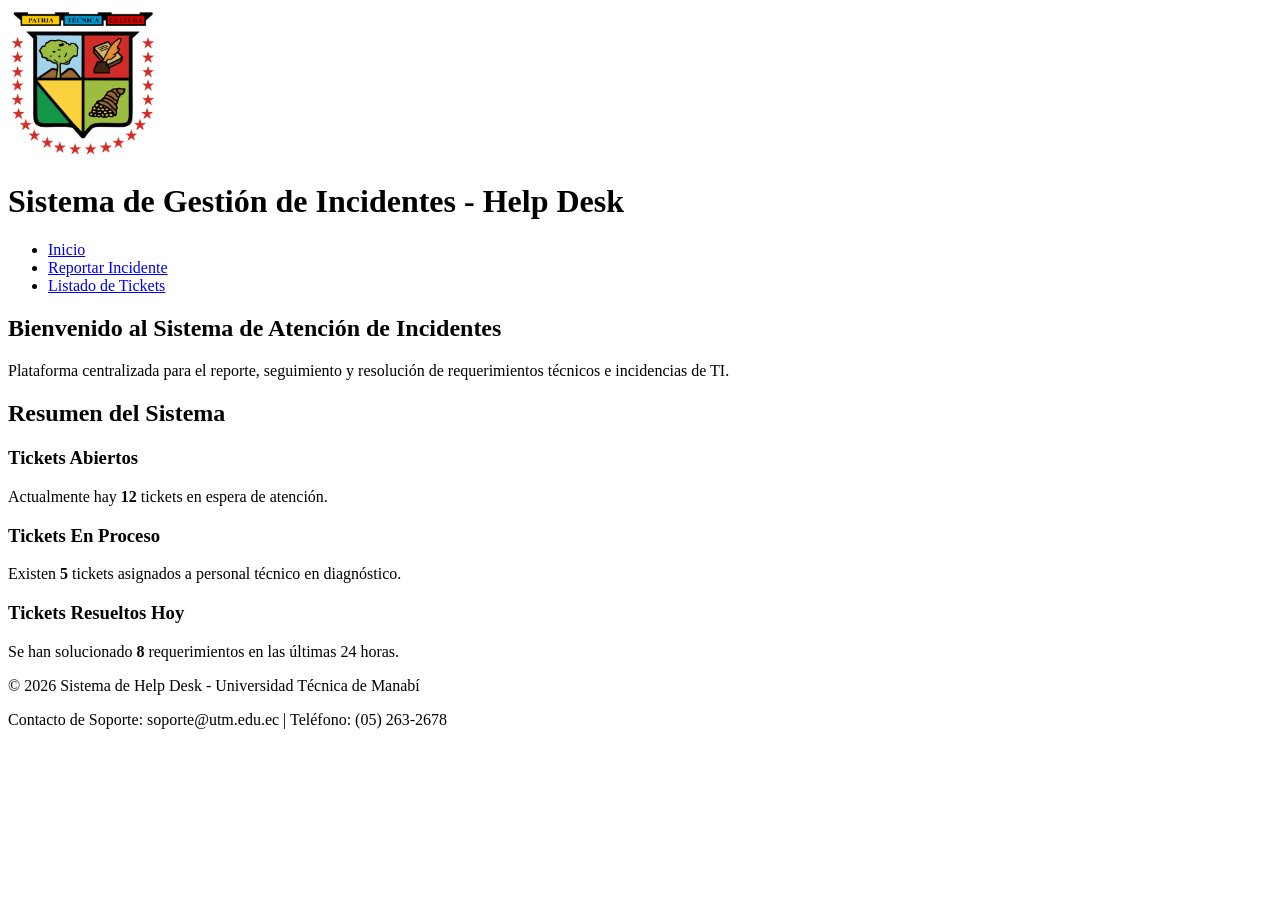
<file: index.html>
<!DOCTYPE html>
<html lang="es">
<head>
    <meta charset="UTF-8">
    <meta name="viewport" content="width=device-width, initial-scale=1.0">
    <title>Help Desk - Sistema de Gestión de Incidentes</title>
</head>
<body>

    <header>
        <img src="assets/img/logo.png" alt="Logo Help Desk Sistema de Soporte" width="150">
        <h1>Sistema de Gestión de Incidentes - Help Desk</h1>
    </header>

    <nav>
        <ul>
            <li><a href="index.html">Inicio</a></li>
            <li><a href="reportar.html">Reportar Incidente</a></li>
            <li><a href="tickets.html">Listado de Tickets</a></li>
        </ul>
    </nav>

    <main>
        <section>
            <h2>Bienvenido al Sistema de Atención de Incidentes</h2>
            <p>Plataforma centralizada para el reporte, seguimiento y resolución de requerimientos técnicos e incidencias de TI.</p>
        </section>

        <section>
            <h2>Resumen del Sistema</h2>
            
            <article>
                <h3>Tickets Abiertos</h3>
                <p>Actualmente hay <strong>12</strong> tickets en espera de atención.</p>
            </article>

            <article>
                <h3>Tickets En Proceso</h3>
                <p>Existen <strong>5</strong> tickets asignados a personal técnico en diagnóstico.</p>
            </article>

            <article>
                <h3>Tickets Resueltos Hoy</h3>
                <p>Se han solucionado <strong>8</strong> requerimientos en las últimas 24 horas.</p>
            </article>
        </section>
    </main>

    <footer>
        <p>&copy; 2026 Sistema de Help Desk - Universidad Técnica de Manabí</p>
        <p>Contacto de Soporte: soporte@utm.edu.ec | Teléfono: (05) 263-2678</p>
    </footer>

</body>
</html>
</file>
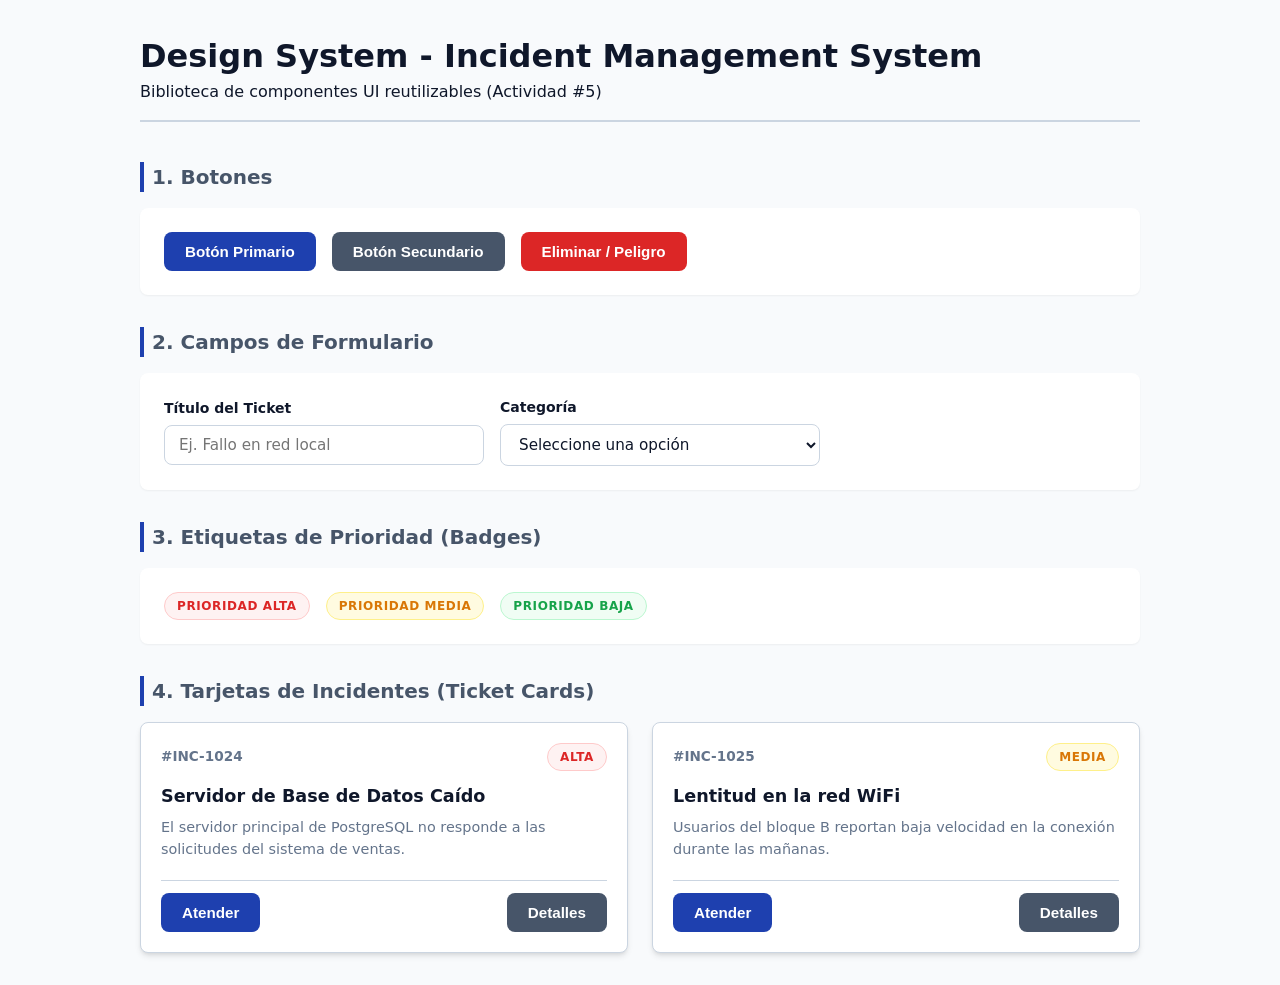
<file: ui-kit/index.html>
<!DOCTYPE html>
<html lang="es">
<head>
  <meta charset="UTF-8">
  <meta name="viewport" content="width=device-width, initial-scale=1.0">
  <title>UI Kit - Sistema de Gestión de Incidentes</title>
  <link rel="stylesheet" href="style.css">
</head>
<body>

  <main class="container">
    <header class="header">
      <h1>Design System - Incident Management System</h1>
      <p>Biblioteca de componentes UI reutilizables (Actividad #5)</p>
    </header>

    <!-- Sección 1: Botones -->
    <section>
      <h2 class="section-title">1. Botones</h2>
      <div class="component-group">
        <button class="btn btn-primary" type="button">Botón Primario</button>
        <button class="btn btn-secondary" type="button">Botón Secundario</button>
        <button class="btn btn-danger" type="button">Eliminar / Peligro</button>
      </div>
    </section>

    <!-- Sección 2: Formularios -->
    <section>
      <h2 class="section-title">2. Campos de Formulario</h2>
      <div class="component-group">
        <div class="form-group">
          <label for="ticket-title" class="form-label">Título del Ticket</label>
          <input type="text" id="ticket-title" class="form-input" placeholder="Ej. Fallo en red local">
        </div>

        <div class="form-group">
          <label for="ticket-category" class="form-label">Categoría</label>
          <select id="ticket-category" class="form-select">
            <option value="">Seleccione una opción</option>
            <option value="hardware">Hardware</option>
            <option value="software">Software</option>
            <option value="redes">Redes e Infraestructura</option>
          </select>
        </div>
      </div>
    </section>

    <!-- Sección 3: Alertas / Badges -->
    <section>
      <h2 class="section-title">3. Etiquetas de Prioridad (Badges)</h2>
      <div class="component-group">
        <span class="badge badge-alta">Prioridad Alta</span>
        <span class="badge badge-media">Prioridad Media</span>
        <span class="badge badge-baja">Prioridad Baja</span>
      </div>
    </section>

    <!-- Sección 4: Tarjetas (Cards) -->
    <section>
      <h2 class="section-title">4. Tarjetas de Incidentes (Ticket Cards)</h2>
      <div class="card-grid">
        
        <article class="ticket-card">
          <div>
            <div class="ticket-card__header">
              <span class="ticket-card__id">#INC-1024</span>
              <span class="badge badge-alta">Alta</span>
            </div>
            <h3 class="ticket-card__title">Servidor de Base de Datos Caído</h3>
            <p class="ticket-card__desc">
              El servidor principal de PostgreSQL no responde a las solicitudes del sistema de ventas.
            </p>
          </div>
          <div class="ticket-card__footer">
            <button class="btn btn-primary" type="button">Atender</button>
            <button class="btn btn-secondary" type="button">Detalles</button>
          </div>
        </article>

        <article class="ticket-card">
          <div>
            <div class="ticket-card__header">
              <span class="ticket-card__id">#INC-1025</span>
              <span class="badge badge-media">Media</span>
            </div>
            <h3 class="ticket-card__title">Lentitud en la red WiFi</h3>
            <p class="ticket-card__desc">
              Usuarios del bloque B reportan baja velocidad en la conexión durante las mañanas.
            </p>
          </div>
          <div class="ticket-card__footer">
            <button class="btn btn-primary" type="button">Atender</button>
            <button class="btn btn-secondary" type="button">Detalles</button>
          </div>
        </article>

      </div>
    </section>
  </main>

</body>
</html>
</file>
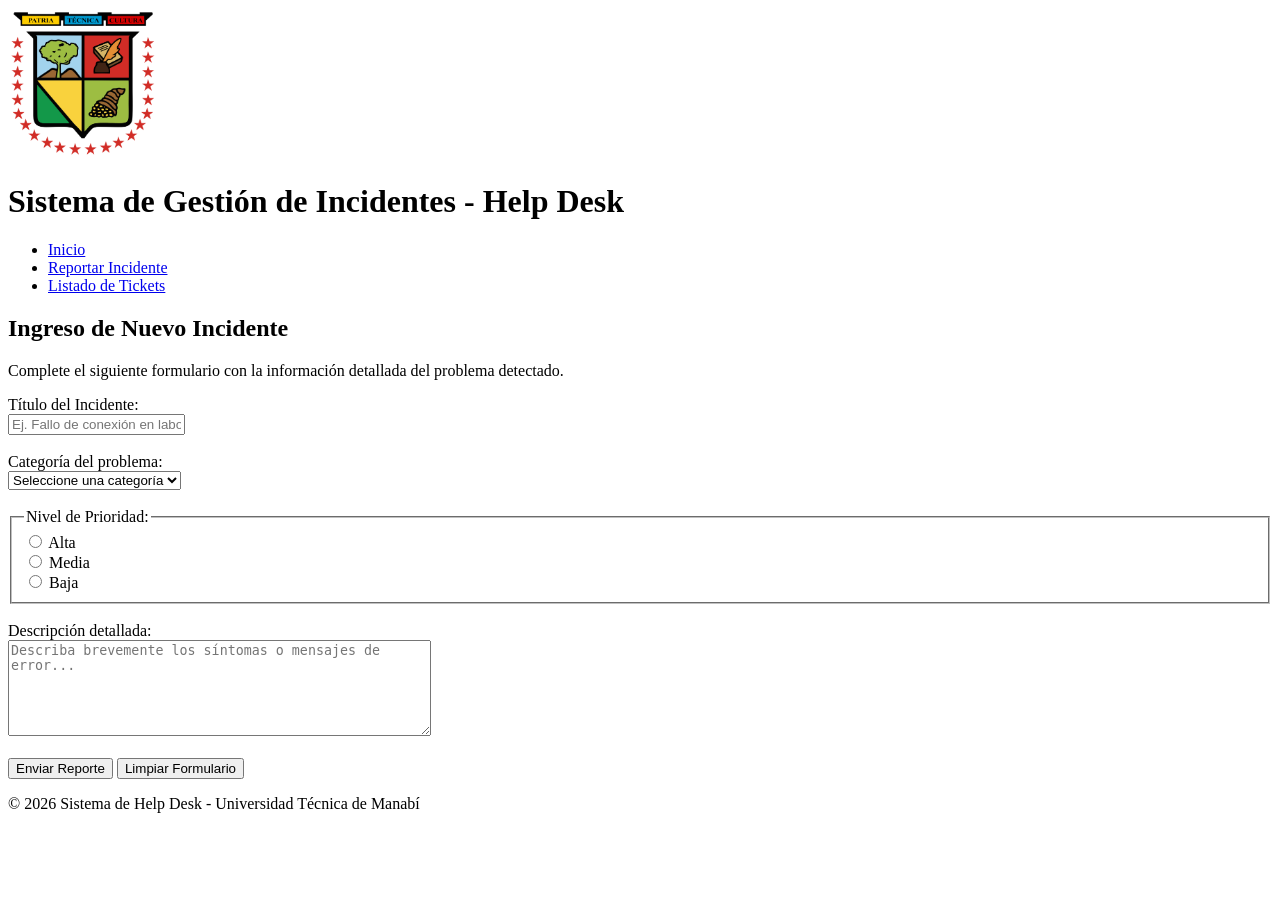
<file: reportar.html>
<!DOCTYPE html>
<html lang="es">
<head>
    <meta charset="UTF-8">
    <meta name="viewport" content="width=device-width, initial-scale=1.0">
    <title>Help Desk - Reportar Incidente</title>
</head>
<body>

    <header>
        <img src="assets/img/logo.png" alt="Logo Help Desk" width="150">
        <h1>Sistema de Gestión de Incidentes - Help Desk</h1>
    </header>

    <nav>
        <ul>
            <li><a href="index.html">Inicio</a></li>
            <li><a href="reportar.html">Reportar Incidente</a></li>
            <li><a href="tickets.html">Listado de Tickets</a></li>
        </ul>
    </nav>

    <main>
        <section>
            <h2>Ingreso de Nuevo Incidente</h2>
            <p>Complete el siguiente formulario con la información detallada del problema detectado.</p>

            <form action="#" method="post">
                
                <div>
                    <label for="titulo">Título del Incidente:</label><br>
                    <input type="text" id="titulo" name="titulo" required placeholder="Ej. Fallo de conexión en laboratorio 2">
                </div>
                <br>

                <div>
                    <label for="categoria">Categoría del problema:</label><br>
                    <select id="categoria" name="categoria" required>
                        <option value="" disabled selected>Seleccione una categoría</option>
                        <option value="red">Red</option>
                        <option value="hardware">Hardware</option>
                        <option value="software">Software</option>
                    </select>
                </div>
                <br>

                <fieldset>
                    <legend>Nivel de Prioridad:</legend>
                    <input type="radio" id="prioridad-alta" name="prioridad" value="alta" required>
                    <label for="prioridad-alta">Alta</label><br>

                    <input type="radio" id="prioridad-media" name="prioridad" value="media">
                    <label for="prioridad-media">Media</label><br>

                    <input type="radio" id="prioridad-baja" name="prioridad" value="baja">
                    <label for="prioridad-baja">Baja</label>
                </fieldset>
                <br>

                <div>
                    <label for="descripcion">Descripción detallada:</label><br>
                    <textarea id="descripcion" name="descripcion" rows="6" cols="50" required placeholder="Describa brevemente los síntomas o mensajes de error..."></textarea>
                </div>
                <br>

                <div>
                    <button type="submit">Enviar Reporte</button>
                    <button type="reset">Limpiar Formulario</button>
                </div>

            </form>
        </section>
    </main>

    <footer>
        <p>&copy; 2026 Sistema de Help Desk - Universidad Técnica de Manabí</p>
    </footer>

</body>
</html>
</file>
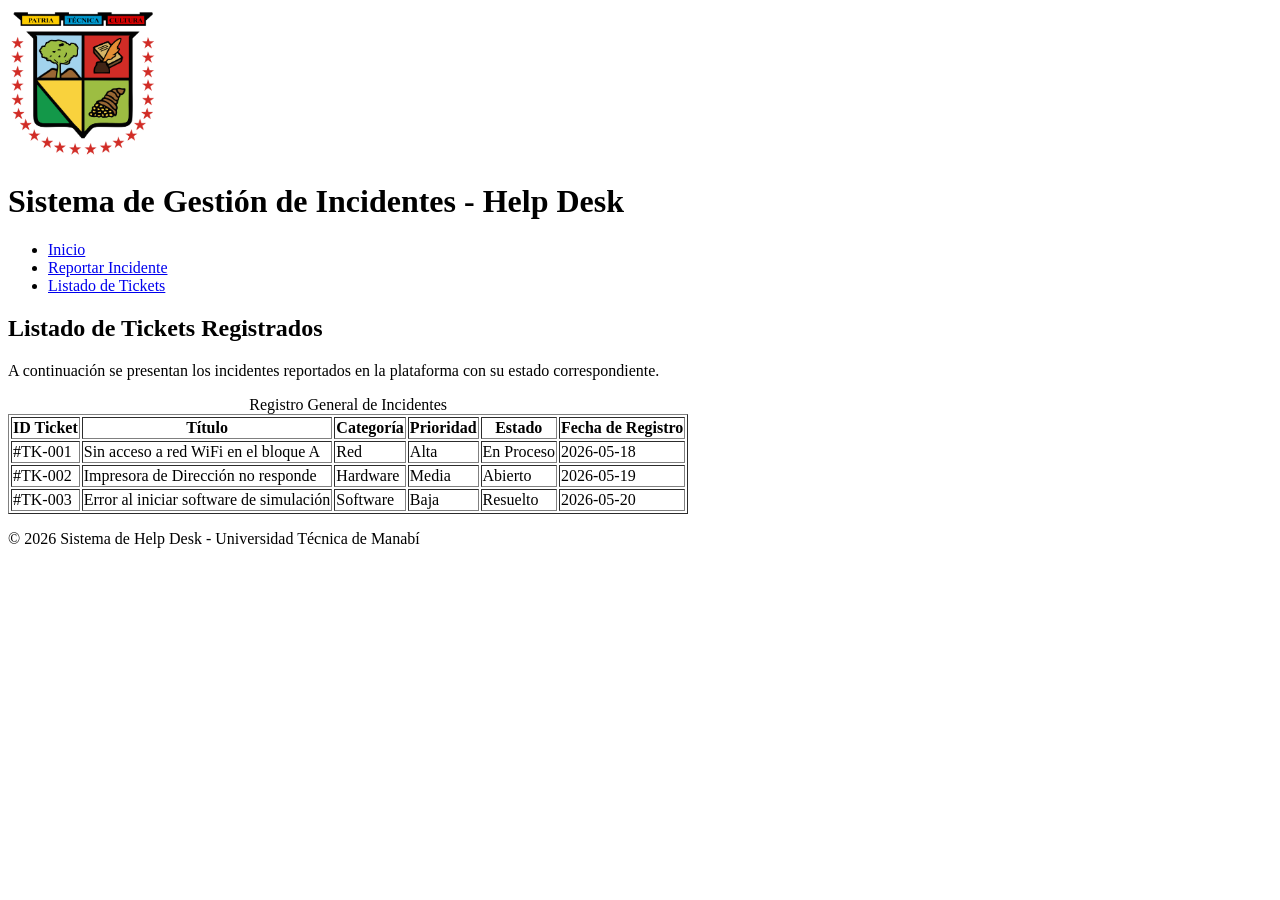
<file: tickets.html>
<!DOCTYPE html>
<html lang="es">
<head>
    <meta charset="UTF-8">
    <meta name="viewport" content="width=device-width, initial-scale=1.0">
    <title>Help Desk - Registros de Tickets</title>
</head>
<body>

    <header>
        <img src="assets/img/logo.png" alt="Logo Help Desk" width="150">
        <h1>Sistema de Gestión de Incidentes - Help Desk</h1>
    </header>

    <nav>
        <ul>
            <li><a href="index.html">Inicio</a></li>
            <li><a href="reportar.html">Reportar Incidente</a></li>
            <li><a href="tickets.html">Listado de Tickets</a></li>
        </ul>
    </nav>

    <main>
        <section>
            <h2>Listado de Tickets Registrados</h2>
            <p>A continuación se presentan los incidentes reportados en la plataforma con su estado correspondiente.</p>

            <table border="1">
                <caption>Registro General de Incidentes</caption>
                <thead>
                    <tr>
                        <th>ID Ticket</th>
                        <th>Título</th>
                        <th>Categoría</th>
                        <th>Prioridad</th>
                        <th>Estado</th>
                        <th>Fecha de Registro</th>
                    </tr>
                </thead>
                <tbody>
                    <tr>
                        <td>#TK-001</td>
                        <td>Sin acceso a red WiFi en el bloque A</td>
                        <td>Red</td>
                        <td>Alta</td>
                        <td>En Proceso</td>
                        <td>2026-05-18</td>
                    </tr>
                    <tr>
                        <td>#TK-002</td>
                        <td>Impresora de Dirección no responde</td>
                        <td>Hardware</td>
                        <td>Media</td>
                        <td>Abierto</td>
                        <td>2026-05-19</td>
                    </tr>
                    <tr>
                        <td>#TK-003</td>
                        <td>Error al iniciar software de simulación</td>
                        <td>Software</td>
                        <td>Baja</td>
                        <td>Resuelto</td>
                        <td>2026-05-20</td>
                    </tr>
                </tbody>
            </table>
        </section>
    </main>

    <footer>
        <p>&copy; 2026 Sistema de Help Desk - Universidad Técnica de Manabí</p>
    </footer>

</body>
</html>
</file>
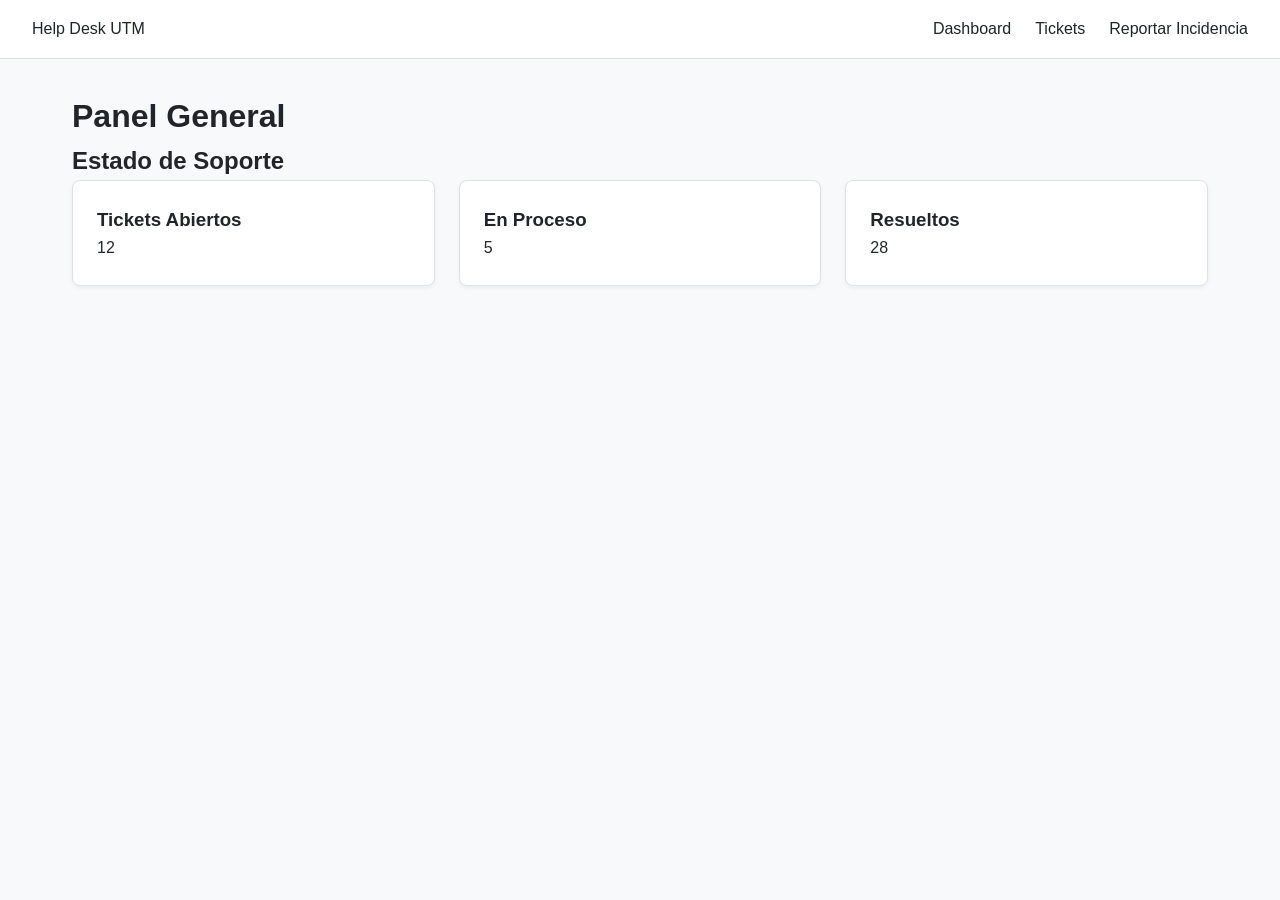
<file: responsive-layout/dashboard.html>
<!DOCTYPE html>
<html lang="es">
<head>
  <meta charset="UTF-8">
  <meta name="viewport" content="width=device-width, initial-scale=1.0">
  <title>Dashboard - Help Desk</title>
  <link rel="stylesheet" href="styles.css">
</head>
<body>
  <nav class="navbar">
    <span class="logo">Help Desk UTM</span>
    <ul class="nav-menu">
      <li><a href="dashboard.html" class="nav-link">Dashboard</a></li>
      <li><a href="tickets.html" class="nav-link">Tickets</a></li>
      <li><a href="reportar.html" class="nav-link">Reportar Incidencia</a></li>
    </ul>
  </nav>

  <main class="main-container">
    <h1>Panel General</h1>
    
    <section>
      <h2>Estado de Soporte</h2>
      <div class="card-grid">
        <div class="card">
          <h3>Tickets Abiertos</h3>
          <p class="stat">12</p>
        </div>
        <div class="card">
          <h3>En Proceso</h3>
          <p class="stat">5</p>
        </div>
        <div class="card">
          <h3>Resueltos</h3>
          <p class="stat">28</p>
        </div>
      </div>
    </section>
  </main>
</body>
</html>
</file>
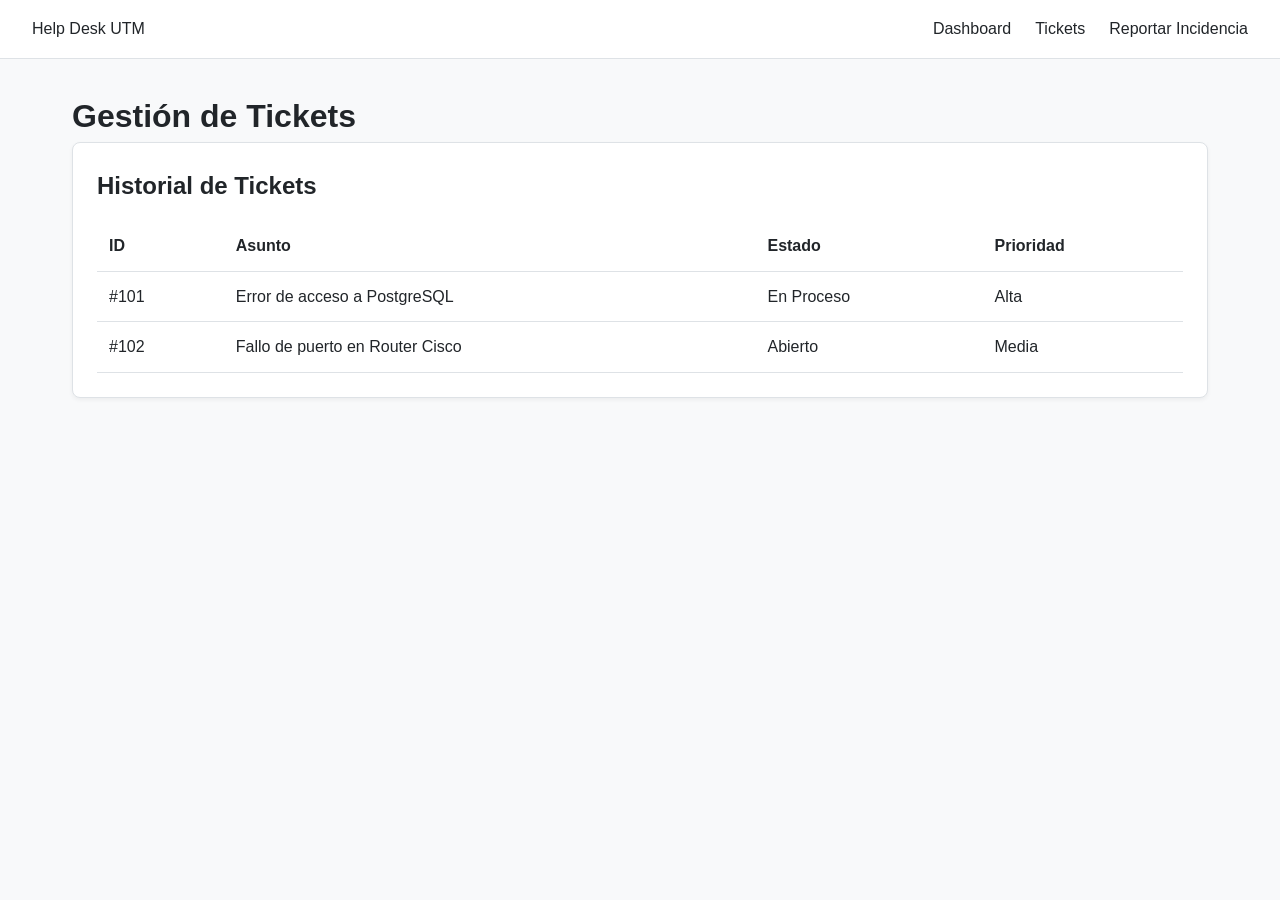
<file: responsive-layout/reportar.html>
<!DOCTYPE html>
<html lang="es">
<head>
  <meta charset="UTF-8">
  <meta name="viewport" content="width=device-width, initial-scale=1.0">
  <title>Tickets - Help Desk</title>
  <link rel="stylesheet" href="styles.css">
</head>
<body>
  <nav class="navbar">
    <span class="logo">Help Desk UTM</span>
    <ul class="nav-menu">
      <li><a href="dashboard.html" class="nav-link">Dashboard</a></li>
      <li><a href="tickets.html" class="nav-link">Tickets</a></li>
      <li><a href="reportar.html" class="nav-link">Reportar Incidencia</a></li>
    </ul>
  </nav>

  <main class="main-container">
    <h1>Gestión de Tickets</h1>

    <div class="card">
      <h2>Historial de Tickets</h2>
      <div class="table-responsive">
        <table class="table">
          <thead>
            <tr>
              <th scope="col">ID</th>
              <th scope="col">Asunto</th>
              <th scope="col">Estado</th>
              <th scope="col">Prioridad</th>
            </tr>
          </thead>
          <tbody>
            <tr>
              <td>#101</td>
              <td>Error de acceso a PostgreSQL</td>
              <td>En Proceso</td>
              <td>Alta</td>
            </tr>
            <tr>
              <td>#102</td>
              <td>Fallo de puerto en Router Cisco</td>
              <td>Abierto</td>
              <td>Media</td>
            </tr>
          </tbody>
        </table>
      </div>
    </div>
  </main>
</body>
</html>
</file>
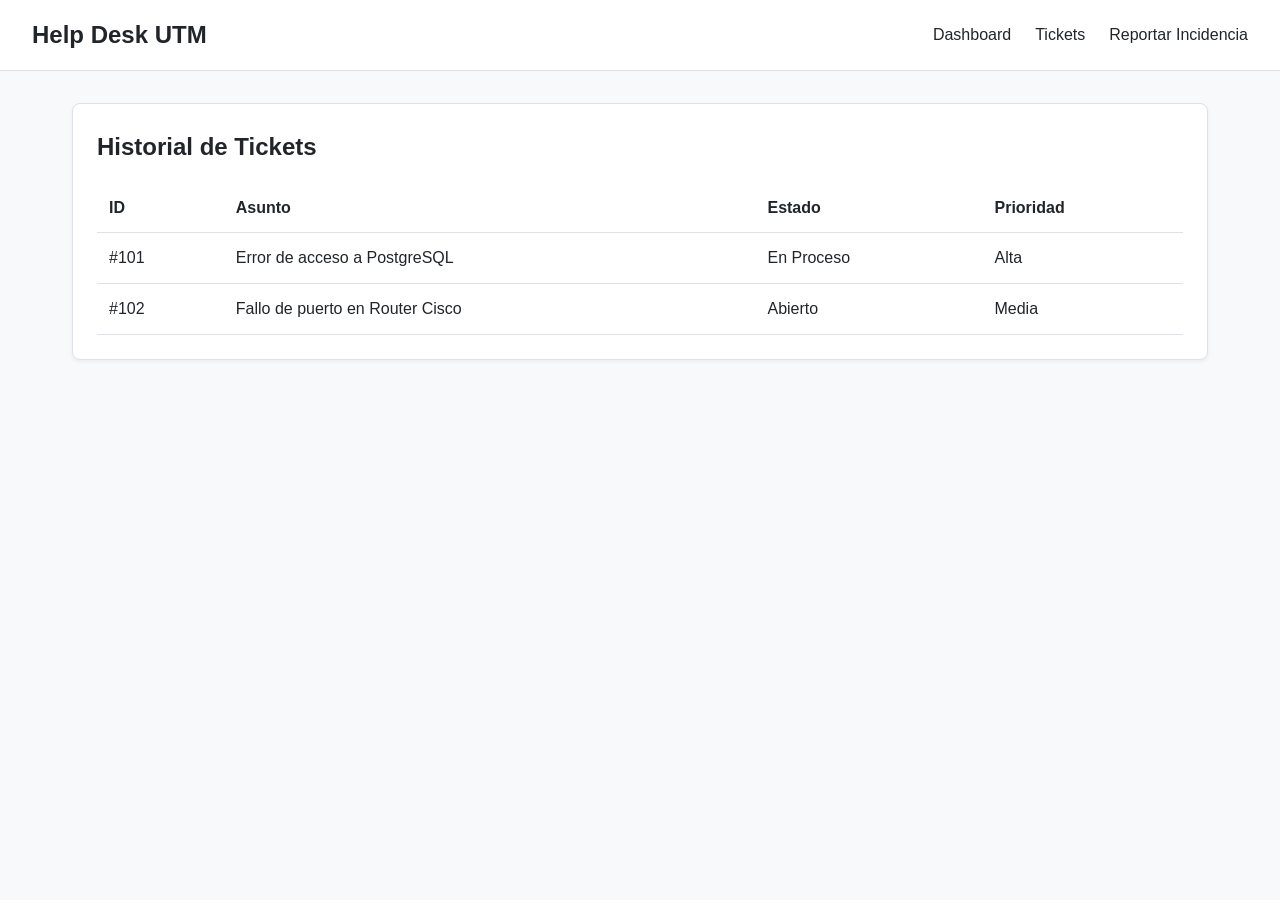
<file: responsive-layout/tickets.html>
<!DOCTYPE html>
<html lang="es">
<head>
  <meta charset="UTF-8">
  <meta name="viewport" content="width=device-width, initial-scale=1.0">
  <title>Tickets - Help Desk</title>
  <link rel="stylesheet" href="styles.css">
</head>
<body>
  <nav class="navbar">
    <h2>Help Desk UTM</h2>
    <ul class="nav-menu">
      <li><a href="dashboard.html" class="nav-link">Dashboard</a></li>
      <li><a href="tickets.html" class="nav-link">Tickets</a></li>
      <li><a href="reportar.html" class="nav-link">Reportar Incidencia</a></li>
    </ul>
  </nav>

  <main class="main-container">
    <div class="card">
      <h2>Historial de Tickets</h2>
      <div class="table-responsive">
        <table class="table">
          <thead>
            <tr>
              <th>ID</th>
              <th>Asunto</th>
              <th>Estado</th>
              <th>Prioridad</th>
            </tr>
          </thead>
          <tbody>
            <tr>
              <td>#101</td>
              <td>Error de acceso a PostgreSQL</td>
              <td>En Proceso</td>
              <td>Alta</td>
            </tr>
            <tr>
              <td>#102</td>
              <td>Fallo de puerto en Router Cisco</td>
              <td>Abierto</td>
              <td>Media</td>
            </tr>
          </tbody>
        </table>
      </div>
    </div>
  </main>
</body>
</html>
</file>
<file: ui-kit/style.css>
/* ==========================================================================
   DESIGN SYSTEM - INCIDENT MANAGEMENT SYSTEM (HELP DESK)
   ========================================================================== */

/* --------------------------------------------------------------------------
   1. CONFIGURACIÓN GENERAL Y VARIABLES (:root)
   -------------------------------------------------------------------------- */
:root {
  /* Paleta de Colores Corporativa */
  --color-primary: #1e40af;
  --color-primary-hover: #1d4ed8;
  --color-secondary: #475569;
  --color-secondary-hover: #334155;
  --color-danger: #dc2626;
  --color-danger-hover: #b91c1c;

  /* Estados y Prioridades */
  --color-success: #16a34a;
  --color-warning: #d97706;
  --color-info: #2563eb;

  /* Colores Neutros y De Fondo */
  --color-bg-main: #f8fafc;
  --color-bg-card: #ffffff;
  --color-text-main: #0f172a;
  --color-text-muted: #64748b;
  --color-border: #cbd5e1;
  --color-border-focus: #3b82f6;

  /* Tipografía y Espaciado */
  --font-family: system-ui, -apple-system, BlinkMacSystemFont, 'Segoe UI', Roboto, sans-serif;
  --radius-sm: 4px;
  --radius-md: 8px;
  --radius-full: 9999px;

  /* Sombras (Box-Shadow) */
  --shadow-sm: 0 1px 2px 0 rgba(0, 0, 0, 0.05);
  --shadow-md: 0 4px 6px -1px rgba(0, 0, 0, 0.1), 0 2px 4px -2px rgba(0, 0, 0, 0.1);
  --shadow-focus: 0 0 0 3px rgba(59, 130, 246, 0.3);

  /* Transiciones */
  --transition-fast: all 0.2s ease-in-out;
}

/* Reset Global Modelo de Cajas */
*, *::before, *::after {
  box-sizing: border-box;
  margin: 0;
  padding: 0;
}

body {
  font-family: var(--font-family);
  background-color: var(--color-bg-main);
  color: var(--color-text-main);
  line-height: 1.5;
  padding: 2rem 1rem;
}

/* Layout del Showroom */
.container {
  max-width: 1000px;
  margin: 0 auto;
}

.header {
  margin-bottom: 2.5rem;
  border-bottom: 2px solid var(--color-border);
  padding-bottom: 1rem;
}

.section-title {
  font-size: 1.25rem;
  color: var(--color-secondary);
  margin-bottom: 1rem;
  border-left: 4px solid var(--color-primary);
  padding-left: 0.5rem;
}

.component-group {
  background: var(--color-bg-card);
  padding: 1.5rem;
  border-radius: var(--radius-md);
  box-shadow: var(--shadow-sm);
  margin-bottom: 2rem;
  display: flex;
  flex-wrap: wrap;
  gap: 1rem;
  align-items: center;
}

/* --------------------------------------------------------------------------
   2. DESARROLLO DE COMPONENTES UI
   -------------------------------------------------------------------------- */

/* --- BOTONES --- */
.btn {
  display: inline-flex;
  align-items: center;
  justify-content: center;
  padding: 0.625rem 1.25rem;
  font-size: 0.95rem;
  font-weight: 600;
  border: 1px solid transparent;
  border-radius: var(--radius-md);
  cursor: pointer;
  transition: var(--transition-fast);
  text-decoration: none;
}

.btn:focus-visible {
  outline: none;
  box-shadow: var(--shadow-focus);
}

.btn-primary {
  background-color: var(--color-primary);
  color: #ffffff;
}
.btn-primary:hover {
  background-color: var(--color-primary-hover);
}

.btn-secondary {
  background-color: var(--color-secondary);
  color: #ffffff;
}
.btn-secondary:hover {
  background-color: var(--color-secondary-hover);
}

.btn-danger {
  background-color: var(--color-danger);
  color: #ffffff;
}
.btn-danger:hover {
  background-color: var(--color-danger-hover);
}

/* --- FORMULARIOS --- */
.form-group {
  display: flex;
  flex-direction: column;
  gap: 0.35rem;
  width: 100%;
  max-width: 320px;
}

.form-label {
  font-size: 0.875rem;
  font-weight: 600;
  color: var(--color-text-main);
}

.form-input,
.form-select {
  width: 100%;
  padding: 0.625rem 0.875rem;
  font-size: 0.95rem;
  font-family: inherit;
  color: var(--color-text-main);
  background-color: #ffffff;
  border: 1px solid var(--color-border);
  border-radius: var(--radius-md);
  transition: var(--transition-fast);
}

.form-input:hover,
.form-select:hover {
  border-color: var(--color-secondary);
}

.form-input:focus,
.form-select:focus {
  outline: none;
  border-color: var(--color-border-focus);
  box-shadow: var(--shadow-focus);
}

/* --- ALERTAS / BADGES --- */
.badge {
  display: inline-block;
  padding: 0.25rem 0.75rem;
  font-size: 0.75rem;
  font-weight: 700;
  text-transform: uppercase;
  letter-spacing: 0.05em;
  border-radius: var(--radius-full);
}

.badge-alta {
  background-color: #fef2f2;
  color: var(--color-danger);
  border: 1px solid #fecaca;
}

.badge-media {
  background-color: #fffbe0;
  color: var(--color-warning);
  border: 1px solid #fef08a;
}

.badge-baja {
  background-color: #f0fdf4;
  color: var(--color-success);
  border: 1px solid #bbf7d0;
}

/* --- TARJETAS (CARDS) --- */
.card-grid {
  display: grid;
  grid-template-columns: repeat(auto-fit, minmax(280px, 1fr));
  gap: 1.5rem;
  width: 100%;
}

.ticket-card {
  background-color: var(--color-bg-card);
  border: 1px solid var(--color-border);
  border-radius: var(--radius-md);
  padding: 1.25rem;
  box-shadow: var(--shadow-md);
  transition: var(--transition-fast);
  display: flex;
  flex-direction: column;
  justify-content: space-between;
}

.ticket-card:hover {
  transform: translateY(-2px);
  box-shadow: 0 10px 15px -3px rgba(0, 0, 0, 0.1);
}

.ticket-card__header {
  display: flex;
  justify-content: space-between;
  align-items: center;
  margin-bottom: 0.75rem;
}

.ticket-card__id {
  font-size: 0.85rem;
  font-weight: 700;
  color: var(--color-text-muted);
}

.ticket-card__title {
  font-size: 1.1rem;
  font-weight: 600;
  margin-bottom: 0.5rem;
}

.ticket-card__desc {
  font-size: 0.9rem;
  color: var(--color-text-muted);
  margin-bottom: 1.25rem;
}

.ticket-card__footer {
  display: flex;
  justify-content: space-between;
  align-items: center;
  border-top: 1px solid var(--color-border);
  padding-top: 0.75rem;
}
</file>
<file: responsive-layout/styles.css>
/* --- UI KIT Y RESET BASE --- */
* {
  box-sizing: border-box;
  margin: 0;
  padding: 0;
  font-family: 'Segoe UI', Tahoma, Geneva, Verdana, sans-serif;
}

:root {
  --primary-color: #0d6efd;
  --secondary-color: #6c757d;
  --bg-color: #f8f9fa;
  --text-color: #212529;
  --card-bg: #ffffff;
  --border-color: #dee2e6;
}

body {
  background-color: var(--bg-color);
  color: var(--text-color);
  line-height: 1.6;
}

/* --- LAYOUT GENERAL (Grid/Flexbox) --- */
.navbar {
  display: flex;
  justify-content: space-between;
  align-items: center;
  background-color: var(--card-bg);
  padding: 1rem 2rem;
  border-bottom: 1px solid var(--border-color);
}

.nav-menu {
  display: flex;
  list-style: none;
  gap: 1.5rem;
}

.nav-link {
  text-decoration: none;
  color: var(--text-color);
  font-weight: 500;
}

.main-container {
  padding: 2rem;
  max-width: 1200px;
  margin: 0 auto;
}

/* UI Kit Components */
.card-grid {
  display: grid;
  grid-template-columns: repeat(auto-fit, minmax(280px, 1fr));
  gap: 1.5rem;
  margin-bottom: 2rem;
}

.card {
  background: var(--card-bg);
  padding: 1.5rem;
  border-radius: 8px;
  border: 1px solid var(--border-color);
  box-shadow: 0 2px 4px rgba(0,0,0,0.05);
}

.btn {
  display: inline-block;
  padding: 0.5rem 1.25rem;
  border-radius: 5px;
  border: none;
  cursor: pointer;
  font-weight: 600;
  text-align: center;
  text-decoration: none;
}

.btn-primary {
  background-color: var(--primary-color);
  color: white;
}

.table-responsive {
  width: 100%;
  overflow-x: auto;
}

.table {
  width: 100%;
  border-collapse: collapse;
  margin-top: 1rem;
}

.table th, .table td {
  padding: 0.75rem;
  border-bottom: 1px solid var(--border-color);
  text-align: left;
}

/* --- MEDIA QUERIES (BREAKPOINT < 768px) --- */
@media (max-width: 768px) {
  .navbar {
    flex-direction: column;
    align-items: flex-start;
    gap: 1rem;
  }

  .nav-menu {
    flex-direction: column;
    width: 100%;
    gap: 0.75rem;
  }

  .main-container {
    padding: 1rem;
  }

  /* Evitar desbordamiento en formularios */
  .form-control, input, select, textarea, .btn {
    width: 100% !important;
  }
}
</file>
